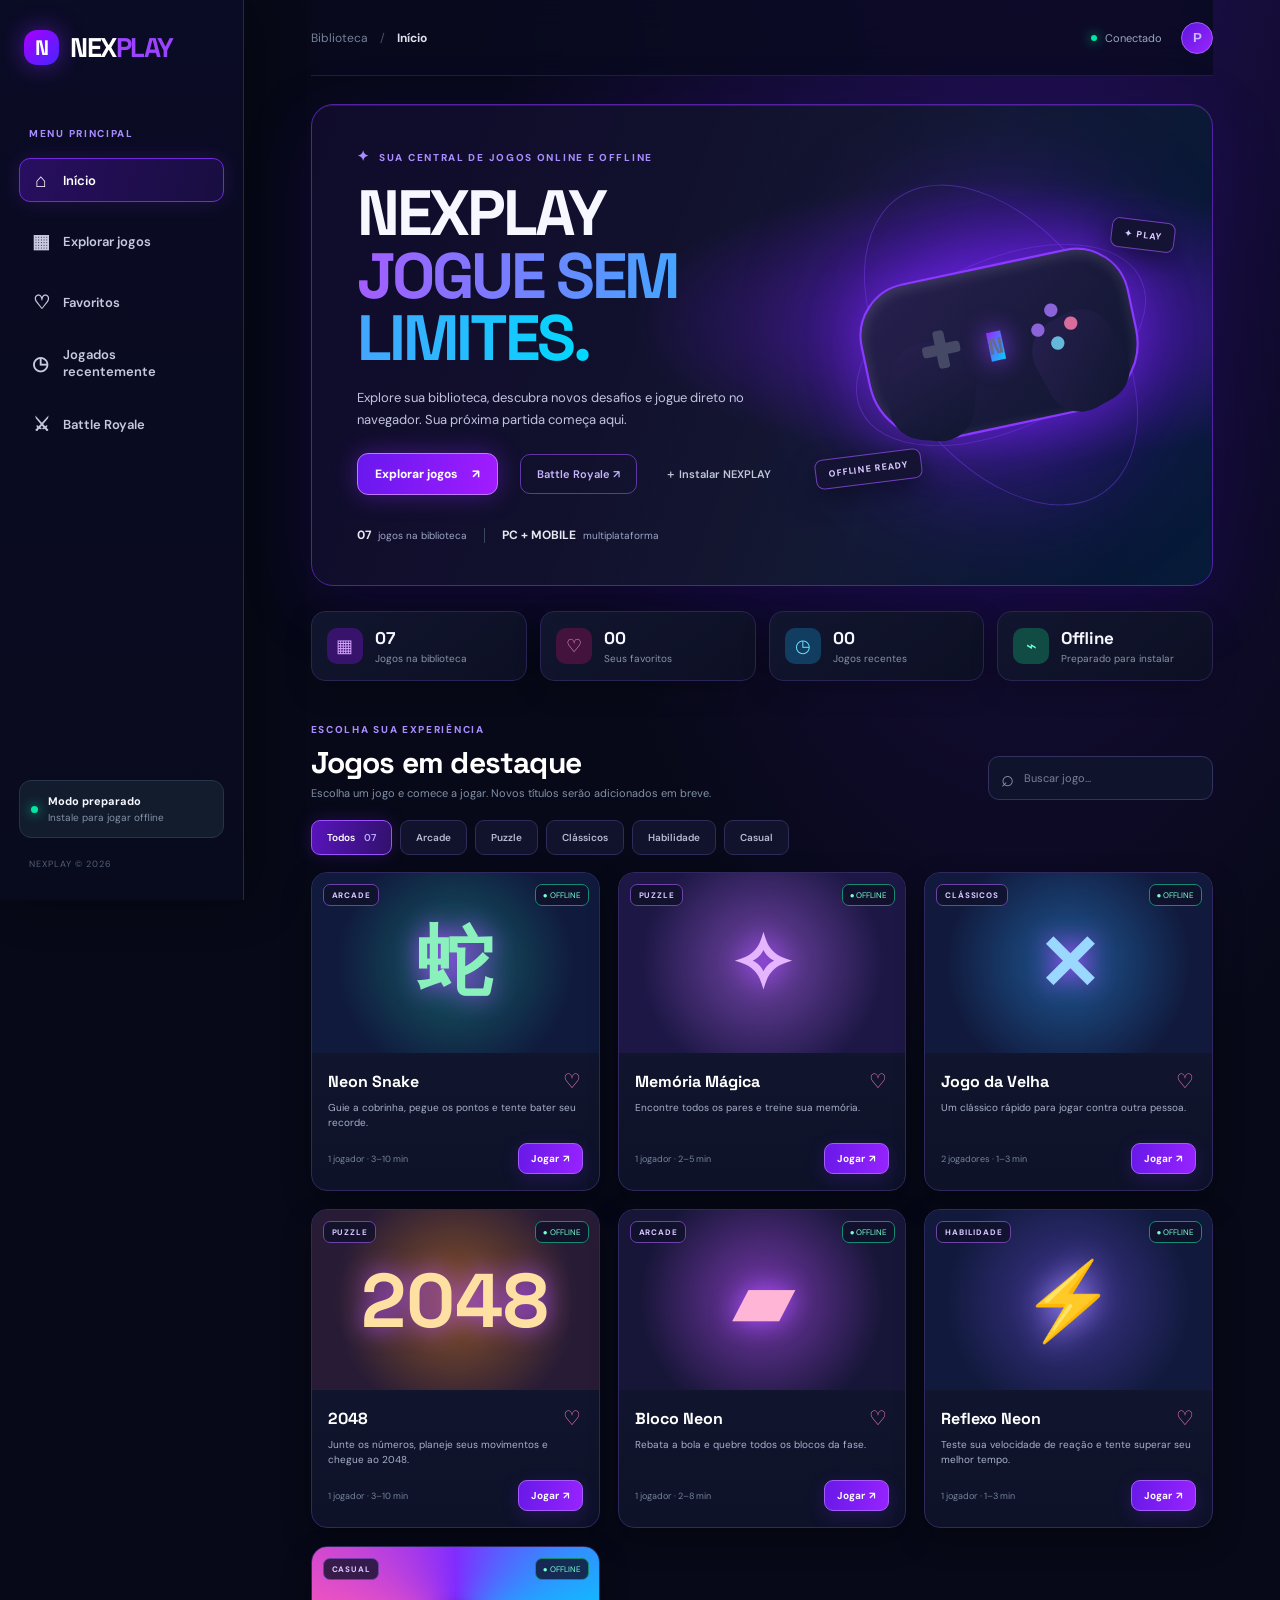
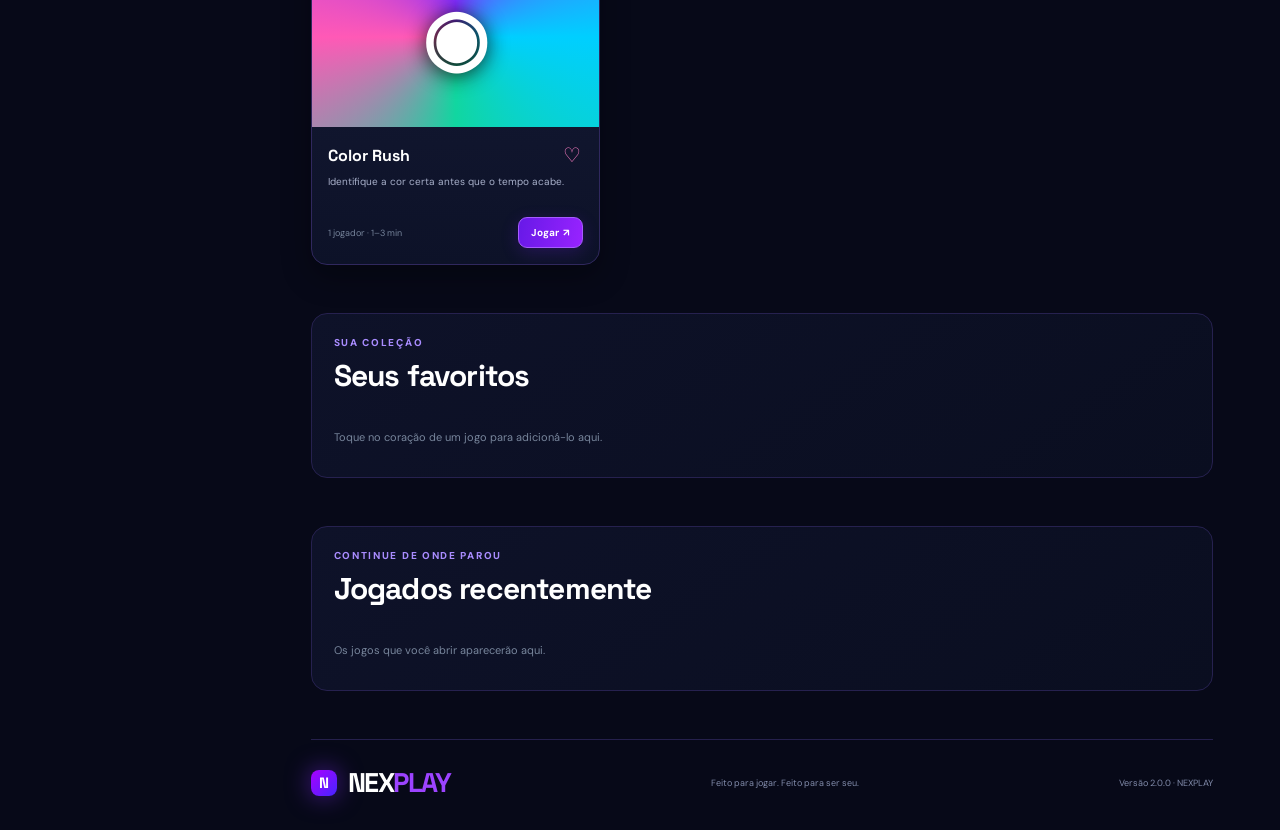
<file: index.html>
<!doctype html>
<html lang="pt-BR">
<head>
  <meta charset="utf-8"><meta name="viewport" content="width=device-width,initial-scale=1">
  <meta name="theme-color" content="#090d18"><meta name="description" content="NEXPLAY: descubra jogos rápidos, desafios casuais e clássicos para jogar no navegador, com suporte offline."><meta name="application-name" content="NEXPLAY"><meta name="color-scheme" content="dark"><meta property="og:type" content="website"><meta property="og:title" content="NEXPLAY — sua próxima partida começa aqui"><meta property="og:description" content="Descubra jogos, desafie seus recordes e continue jogando offline."><meta property="og:site_name" content="NEXPLAY"><meta name="twitter:card" content="summary_large_image">
  <title>NEXPLAY — sua próxima partida começa aqui</title>
  <link rel="manifest" href="manifest.webmanifest"><link rel="icon" href="assets/icon.svg" type="image/svg+xml"><link rel="stylesheet" href="styles.css">
</head>
<body>
  <div class="app-shell">
    <aside class="sidebar">
      <a class="brand" href="#inicio"><span class="brand-mark">N</span><span>NEX<span>PLAY</span></span></a>
      <div class="side-label">MENU PRINCIPAL</div>
      <nav class="side-nav">
        <a class="nav-link active" href="#inicio" data-nav="inicio"><span>⌂</span> Início</a>
        <a class="nav-link" href="#explorar" data-nav="explorar"><span>▦</span> Explorar jogos</a>
        <a class="nav-link" href="#favoritos" data-nav="favoritos"><span>♡</span> Favoritos</a>
        <a class="nav-link" href="#recentes" data-nav="recentes"><span>◷</span> Jogados recentemente</a>
        <a class="nav-link" href="battle.html"><span>⚔</span> Battle Royale</a>
      </nav>
      <div class="sidebar-bottom"><div class="offline-card"><span class="status-dot"></span><div><b>Modo preparado</b><small>Instale para jogar offline</small></div></div><small class="side-foot">NEXPLAY © 2026</small></div>
    </aside>
    <main class="main-content" id="inicio">
      <header class="topbar"><button class="mobile-brand" onclick="location.hash='#inicio'">NEX<span>PLAY</span></button><div class="breadcrumb">Biblioteca <span>/</span> <b id="crumb">Início</b></div><div class="top-actions"><span class="connection"><i></i><span id="connectionText">Conectado</span></span><button class="avatar" title="Perfil local">P</button></div></header>
      <section class="hero"><div class="hero-copy"><div class="eyebrow"><span class="spark">✦</span> SUA CENTRAL DE JOGOS ONLINE E OFFLINE</div><h1>NEXPLAY<br><em>JOGUE SEM LIMITES.</em></h1><p>Explore sua biblioteca, descubra novos desafios e jogue direto no navegador. Sua próxima partida começa aqui.</p><div class="hero-actions"><a class="primary-btn" href="#explorar">Explorar jogos <span>↗</span></a><a class="text-btn battle-link" href="battle.html">Battle Royale <span>↗</span></a><button class="text-btn" id="installBtn">＋ Instalar NEXPLAY</button></div><div class="hero-meta"><span><b>07</b> jogos na biblioteca</span><span class="meta-divider"></span><span><b>PC + MOBILE</b> multiplataforma</span></div></div><div class="hero-art" aria-label="Ilustração abstrata de videogame"><div class="orbit orbit-one"></div><div class="orbit orbit-two"></div><div class="gamepad"><div class="pad-cross"><i></i><b></b></div><div class="pad-buttons"><i></i><i></i><i></i><i></i></div><div class="pad-center">N</div></div><div class="float-chip chip-one">✦ PLAY</div><div class="float-chip chip-two">OFFLINE READY</div><div class="art-glow"></div></div></section>
      <section class="stats-row"><div class="stat"><span class="stat-icon purple">▦</span><div><b id="totalGames">07</b><small>Jogos na biblioteca</small></div></div><div class="stat"><span class="stat-icon pink">♡</span><div><b id="favCount">00</b><small>Seus favoritos</small></div></div><div class="stat"><span class="stat-icon blue">◷</span><div><b id="recentCount">00</b><small>Jogos recentes</small></div></div><div class="stat"><span class="stat-icon green">⌁</span><div><b>Offline</b><small>Preparado para instalar</small></div></div></section>
      <section class="content-section" id="explorar"><div class="section-heading"><div><div class="eyebrow">ESCOLHA SUA EXPERIÊNCIA</div><h2>Jogos em destaque</h2><p>Escolha um jogo e comece a jogar. Novos títulos serão adicionados em breve.</p></div><div class="search-wrap"><span>⌕</span><input id="searchInput" type="search" placeholder="Buscar jogo..." aria-label="Buscar jogo"></div></div>
        <div class="filter-row" id="filters"><button class="filter active" data-filter="Todos">Todos <span>07</span></button><button class="filter" data-filter="Arcade">Arcade</button><button class="filter" data-filter="Puzzle">Puzzle</button><button class="filter" data-filter="Clássicos">Clássicos</button><button class="filter" data-filter="Habilidade">Habilidade</button><button class="filter" data-filter="Casual">Casual</button></div>
        <div class="game-grid" id="gameGrid"></div><div class="empty-state" id="emptyState" hidden>Nenhum jogo encontrado. Tente outra busca.</div>
      </section>
      <section class="content-section lower-section" id="favoritos"><div class="section-heading compact"><div><div class="eyebrow">SUA COLEÇÃO</div><h2>Seus favoritos</h2></div></div><div class="mini-list" id="favoriteList"><p class="muted">Toque no coração de um jogo para adicioná-lo aqui.</p></div></section>
      <section class="content-section lower-section" id="recentes"><div class="section-heading compact"><div><div class="eyebrow">CONTINUE DE ONDE PAROU</div><h2>Jogados recentemente</h2></div></div><div class="mini-list" id="recentList"><p class="muted">Os jogos que você abrir aparecerão aqui.</p></div></section>
      <footer><a class="brand footer-brand" href="#inicio"><span class="brand-mark">N</span><span>NEX<span>PLAY</span></span></a><span>Feito para jogar. Feito para ser seu.</span><span>Versão 2.0.0 · NEXPLAY</span></footer>
    </main>
  </div>
  <div class="modal" id="gameModal" aria-hidden="true"><div class="modal-backdrop" data-close></div><div class="game-window"><div class="game-window-head"><div><span class="live-dot"></span><b id="modalTitle">Jogo</b><small id="modalCategory">Arcade</small></div><button class="close-btn" data-close aria-label="Fechar jogo">✕</button></div><div class="game-stage" id="gameStage"></div><div class="game-window-foot"><span>✦ NEXPLAY ARCADE</span><span>Seu progresso fica neste dispositivo quando compatível.</span></div></div></div>
  <script src="app.js"></script>
</body></html>
</file>
<file: styles.css>
@import url('https://fonts.googleapis.com/css2?family=DM+Sans:wght@400;500;600;700;800&family=Space+Grotesk:wght@400;500;600;700&display=swap');
:root{--bg:#090d18;--panel:#111827;--panel2:#151e30;--line:#222d42;--text:#f3f5fb;--muted:#8995aa;--purple:#9272ff;--cyan:#62d9e9;--pink:#fa7db6}*{box-sizing:border-box}html{scroll-behavior:smooth}body{margin:0;background:var(--bg);color:var(--text);font-family:'DM Sans',sans-serif}.app-shell{min-height:100vh}.sidebar{width:244px;position:fixed;inset:0 auto 0 0;background:#0d1321;border-right:1px solid #1c2638;padding:30px 19px;display:flex;flex-direction:column;z-index:5}.brand{display:flex;align-items:center;gap:11px;color:#fff;text-decoration:none;font:700 21px 'Space Grotesk';letter-spacing:-.8px;margin:0 0 62px 5px}.brand>span:last-child>span,.mobile-brand span{color:#9b80ff}.brand-mark{width:35px;height:35px;border-radius:11px;background:linear-gradient(140deg,#a18aff,#5b50dc);display:grid;place-items:center;font:700 21px 'Space Grotesk';box-shadow:0 5px 20px #7059ed55}.side-label,.eyebrow{font-size:10px;font-weight:800;letter-spacing:1.6px;color:#75829a}.side-label{padding:0 10px 13px}.side-nav{display:grid;gap:7px}.nav-link{height:44px;border-radius:10px;padding:0 12px;display:flex;align-items:center;gap:13px;color:#9ba7ba;text-decoration:none;font-size:13px;font-weight:600;transition:.2s}.nav-link>span{font-size:19px;width:18px;text-align:center}.nav-link:hover,.nav-link.active{background:#24213e;color:#c8baff}.nav-link.active{box-shadow:inset 2px 0 #a18aff}.sidebar-bottom{margin-top:auto}.offline-card{display:flex;align-items:center;gap:10px;padding:13px 11px;border:1px solid #263348;background:#121c2d;border-radius:12px}.status-dot,.connection i,.live-dot{width:7px;height:7px;border-radius:50%;background:#56d69a;box-shadow:0 0 10px #56d69a88}.offline-card b,.offline-card small{display:block}.offline-card b{font-size:11px}.offline-card small{font-size:10px;color:#8592a7;margin-top:3px}.side-foot{display:block;color:#536077;font-size:9px;margin:20px 10px 0;letter-spacing:1px}.main-content{margin-left:244px;padding:0 5.2%;max-width:1700px}.topbar{height:76px;display:flex;align-items:center;justify-content:space-between;border-bottom:1px solid #1b2638}.breadcrumb{font-size:12px;color:#75829a}.breadcrumb span{padding:0 9px;color:#46536a}.breadcrumb b{color:#dbe1ec}.top-actions{display:flex;align-items:center;gap:19px}.connection{display:flex;align-items:center;gap:8px;color:#9ba8ba;font-size:11px}.connection i{width:6px;height:6px}.avatar{width:32px;height:32px;border-radius:50%;border:1px solid #554b91;background:#272247;color:#c8bbff;font-weight:800}.mobile-brand{display:none}.hero{min-height:390px;margin:32px 0 23px;border:1px solid #292747;border-radius:19px;overflow:hidden;position:relative;background:radial-gradient(ellipse at 78% 48%,#493c8044 0,transparent 43%),linear-gradient(110deg,#171b31,#111a2b 65%,#17233a);display:flex;align-items:center;padding:48px 5.2%}.hero-copy{position:relative;z-index:2;max-width:540px}.eyebrow{color:#a795ff}.spark{font-size:14px;margin-right:5px}.hero h1{font:700 clamp(37px,4.5vw,58px)/1.03 'Space Grotesk';letter-spacing:-2.6px;margin:17px 0}.hero h1 em{font-style:normal;color:#a38aff}.hero p{color:#a3aec1;font-size:13px;line-height:1.8;max-width:390px;margin:0 0 23px}.hero-actions{display:flex;align-items:center;gap:22px}.primary-btn{background:linear-gradient(110deg,#9b7aff,#6b5be8);color:white;text-decoration:none;padding:12px 17px;border-radius:9px;font-size:12px;font-weight:800;box-shadow:0 7px 24px #7660eb44}.primary-btn span{padding-left:12px}.text-btn{background:none;border:0;color:#c0c7d7;font:600 11px 'DM Sans';cursor:pointer}.hero-meta{display:flex;align-items:center;gap:17px;margin-top:32px;color:#7f8ba1;font-size:10px}.hero-meta b{color:#e6e8f0;font-size:12px;margin-right:4px}.meta-divider{height:15px;width:1px;background:#3b4560}.hero-art{position:absolute;right:5%;top:0;width:42%;height:100%;display:grid;place-items:center}.art-glow{position:absolute;width:260px;height:260px;border-radius:50%;background:#7965ed30;filter:blur(45px)}.orbit{position:absolute;border:1px solid #9d8cff33;border-radius:50%;transform:rotate(-25deg)}.orbit-one{width:310px;height:170px}.orbit-two{width:360px;height:220px;transform:rotate(55deg)}.gamepad{width:245px;height:145px;border-radius:48px 48px 62px 62px;background:linear-gradient(145deg,#e9e8f5,#8e91b5);transform:rotate(-13deg);position:relative;z-index:1;box-shadow:inset 0 -14px 20px #52577955,0 25px 45px #03061199}.gamepad:before,.gamepad:after{content:'';position:absolute;width:76px;height:87px;background:inherit;bottom:-1px;border-radius:30px}.gamepad:before{left:15px;transform:rotate(17deg)}.gamepad:after{right:15px;transform:rotate(-17deg)}.pad-cross{position:absolute;z-index:2;left:51px;top:46px;width:34px;height:34px}.pad-cross:before,.pad-cross:after{content:'';position:absolute;background:#454966;border-radius:3px}.pad-cross:before{width:34px;height:10px;top:12px}.pad-cross:after{height:34px;width:10px;left:12px}.pad-buttons{position:absolute;z-index:2;right:49px;top:43px;width:42px;height:42px}.pad-buttons i{position:absolute;width:12px;height:12px;border-radius:50%;background:#8c64d9}.pad-buttons i:nth-child(1){left:15px;top:0}.pad-buttons i:nth-child(2){right:0;top:15px;background:#d86c9b}.pad-buttons i:nth-child(3){left:15px;bottom:0;background:#64b8d9}.pad-buttons i:nth-child(4){left:0;top:15px;background:#8c64d9}.pad-center{position:absolute;z-index:2;left:calc(50% - 11px);top:57px;color:#656b8b;font:700 20px 'Space Grotesk'}.float-chip{position:absolute;z-index:3;background:#202844;border:1px solid #4b4a7c;padding:8px 12px;border-radius:8px;font-size:9px;font-weight:800;letter-spacing:1px;box-shadow:0 8px 25px #05081688}.chip-one{top:24%;right:5%;color:#c4b7ff;transform:rotate(7deg)}.chip-two{bottom:21%;left:2%;color:#72dfc0;transform:rotate(-7deg)}.stats-row{display:grid;grid-template-columns:repeat(4,1fr);gap:12px;margin-bottom:54px}.stat{display:flex;align-items:center;gap:12px;padding:15px;background:#101827;border:1px solid #1f2b40;border-radius:12px}.stat-icon{width:36px;height:36px;border-radius:10px;display:grid;place-items:center;font-size:18px}.purple{background:#302653;color:#b8a2ff}.pink{background:#40243c;color:#f68cbd}.blue{background:#1d3448;color:#79c9f0}.green{background:#1d3b36;color:#72ddb5}.stat b,.stat small{display:block}.stat b{font:700 17px 'Space Grotesk'}.stat small{font-size:10px;color:#8793a7;margin-top:3px}.content-section{margin-bottom:48px;scroll-margin-top:20px}.section-heading{display:flex;justify-content:space-between;align-items:end;margin-bottom:20px}.section-heading h2{font:700 24px 'Space Grotesk';letter-spacing:-.8px;margin:7px 0 4px}.section-heading p{font-size:11px;color:#8290a6;margin:0}.search-wrap{height:39px;width:225px;border:1px solid #29354a;background:#111a29;border-radius:9px;display:flex;align-items:center;padding:0 12px;gap:8px;color:#8793a8}.search-wrap span{font-size:22px}.search-wrap input{background:none;border:0;outline:0;color:#fff;width:100%;font:11px 'DM Sans'}.search-wrap input::placeholder{color:#77839a}.filter-row{display:flex;gap:8px;margin-bottom:17px;flex-wrap:wrap}.filter{border:1px solid #293449;background:#111827;color:#9aa6b9;padding:8px 13px;border-radius:7px;font:600 10px 'DM Sans';cursor:pointer}.filter.active{background:#30274f;border-color:#62539b;color:#d4c9ff}.filter span{margin-left:7px;color:#b9a8ff}.game-grid{display:grid;grid-template-columns:repeat(3,minmax(0,1fr));gap:15px}.game-card{border:1px solid #263248;background:#111a29;border-radius:13px;overflow:hidden;transition:.22s;min-width:0}.game-card:hover{transform:translateY(-4px);border-color:#6556a1;box-shadow:0 12px 30px #03061166}.game-cover{height:145px;position:relative;display:grid;place-items:center;overflow:hidden}.game-cover:before,.game-cover:after{content:'';position:absolute;border-radius:50%;filter:blur(1px)}.cover-snake{background:radial-gradient(circle at 50% 45%,#235a52,#142e38 68%,#111a29)}.cover-memory{background:radial-gradient(circle at 50% 45%,#65427b,#34264f 68%,#111a29)}.cover-ttt{background:radial-gradient(circle at 50% 45%,#315a83,#1d344e 68%,#111a29)}.cover-2048{background:radial-gradient(circle at 50% 45%,#84643d,#493821 68%,#111a29)}.cover-breakout{background:radial-gradient(circle at 50% 45%,#69415c,#38263e 68%,#111a29)}.cover-symbol{font:700 66px 'Space Grotesk';color:#ffffffd9;text-shadow:0 8px 30px #0008;z-index:1}.cover-snake .cover-symbol{color:#8af0bc}.cover-memory .cover-symbol{color:#e5b5ff}.cover-ttt .cover-symbol{color:#9bd8ff}.cover-2048 .cover-symbol{color:#ffe0a3}.cover-breakout .cover-symbol{color:#ffb5d6}.game-tag{position:absolute;top:11px;left:11px;z-index:2;background:#0b1221bb;border:1px solid #ffffff20;color:#d9e1ef;padding:5px 8px;border-radius:5px;font-size:8px;font-weight:800;letter-spacing:.8px}.offline-tag{position:absolute;right:10px;top:11px;z-index:2;color:#9ce8c5;font-size:8px;background:#0b241fbb;padding:5px 7px;border-radius:5px}.game-info{padding:14px}.game-title-row{display:flex;justify-content:space-between;align-items:center;gap:8px}.game-title-row h3{font:700 14px 'Space Grotesk';margin:0}.fav-btn{border:0;background:none;color:#68758d;font-size:20px;cursor:pointer;padding:0 2px}.fav-btn.selected{color:#fa83b8}.game-desc{font-size:10px;color:#8b98ad;line-height:1.5;min-height:30px;margin:7px 0 13px}.game-bottom{display:flex;justify-content:space-between;align-items:center}.game-bottom small{color:#75839a;font-size:9px}.play-btn{border:0;border-radius:7px;background:#30294f;color:#d1c6ff;padding:8px 12px;font:700 10px 'DM Sans';cursor:pointer}.play-btn:hover{background:#57459a;color:#fff}.empty-state{color:#8995aa;text-align:center;padding:35px;border:1px dashed #33405a;border-radius:12px;font-size:12px}.lower-section{padding-top:8px}.compact{align-items:center}.mini-list{display:flex;gap:10px;flex-wrap:wrap}.mini-item{display:flex;align-items:center;gap:10px;background:#111a29;border:1px solid #263248;border-radius:9px;padding:9px 13px;min-width:190px}.mini-icon{width:31px;height:31px;border-radius:8px;display:grid;place-items:center;background:#2a2848;color:#c6b6ff;font-weight:800}.mini-item b,.mini-item small{display:block}.mini-item b{font-size:11px}.mini-item small{font-size:9px;color:#8995aa;margin-top:3px}.muted{color:#78869c;font-size:11px}footer{border-top:1px solid #202b3e;padding:25px 0 30px;display:flex;align-items:center;justify-content:space-between;color:#68768d;font-size:9px}.footer-brand{font-size:15px;margin:0}.footer-brand .brand-mark{width:26px;height:26px;font-size:15px;border-radius:8px}.modal{position:fixed;inset:0;z-index:20;display:none;place-items:center;padding:20px}.modal.open{display:grid}.modal-backdrop{position:absolute;inset:0;background:#030611dd;backdrop-filter:blur(8px)}.game-window{position:relative;width:min(720px,100%);max-height:90vh;overflow:auto;background:#101827;border:1px solid #39445e;border-radius:15px;box-shadow:0 25px 100px #000b}.game-window-head,.game-window-foot{display:flex;align-items:center;justify-content:space-between;padding:15px 19px;border-bottom:1px solid #263248}.game-window-head>div{display:flex;align-items:center;gap:9px}.game-window-head b{font:700 14px 'Space Grotesk'}.game-window-head small{color:#8995aa;font-size:10px;margin-left:5px}.close-btn{border:0;background:#222d42;color:#dce3f0;border-radius:7px;width:30px;height:30px;cursor:pointer}.game-stage{min-height:300px;padding:24px;display:grid;place-items:center}.game-window-foot{border-top:1px solid #263248;border-bottom:0;color:#718099;font-size:9px}.live-dot{width:6px;height:6px}.game-ui{width:min(440px,100%);text-align:center}.game-ui h3{font:700 20px 'Space Grotesk';margin:0 0 8px}.game-ui p{font-size:11px;color:#94a1b5}.game-action{background:#705ce1;color:#fff;border:0;padding:10px 16px;border-radius:8px;font:700 11px 'DM Sans';cursor:pointer;margin:8px 4px}.game-board{margin:15px auto;display:grid;gap:6px;justify-content:center}.snake-canvas{width:min(360px,100%);height:auto;background:#0a1720;border:1px solid #31514b;border-radius:8px}.memory-grid{display:grid;grid-template-columns:repeat(4,65px);gap:7px;justify-content:center;margin:18px auto}.memory-tile{width:65px;height:65px;border:1px solid #5d4b80;border-radius:8px;background:#292342;color:#fff;font-size:22px;cursor:pointer}.memory-tile.revealed{background:#493665}.ttt-grid{grid-template-columns:repeat(3,82px)}.ttt-cell{height:82px;border:1px solid #455779;background:#1b2940;border-radius:9px;color:#bdaeff;font:700 34px 'Space Grotesk';cursor:pointer}.ttt-cell:disabled{cursor:default}.number-grid{grid-template-columns:repeat(4,65px);padding:7px;background:#42382b;border-radius:9px}.number-cell{width:65px;height:65px;border-radius:6px;background:#655644;display:grid;place-items:center;font:700 21px 'Space Grotesk';color:#fff}.number-cell.v0{background:#54483a}.number-cell.v2{background:#bba98e;color:#332a20}.number-cell.v4{background:#d3b77e;color:#332a20}.number-cell.v8{background:#d98e58}.number-cell.v16{background:#d8734b}.number-cell.v32{background:#ca5c49}.number-cell.v64{background:#bd493e}.number-cell.high{background:#7652aa}.breakout-canvas{background:#0a1424;border:1px solid #35445e;border-radius:8px;width:min(440px,100%);touch-action:pan-y}.key-hint{font-size:10px;color:#8794a8;margin-top:10px}.mobile-brand{font:700 17px 'Space Grotesk';border:0;background:none;color:#fff}
@media(max-width:1050px){.sidebar{width:205px}.main-content{margin-left:205px;padding:0 3.5%}.game-grid{grid-template-columns:repeat(2,minmax(0,1fr))}.hero-art{right:1%;width:40%}.hero{padding-left:4%}}
@media(max-width:700px){.sidebar{display:none}.main-content{margin:0;padding:0 17px}.topbar{height:61px}.mobile-brand{display:block}.breadcrumb{display:none}.top-actions{gap:10px}.hero{margin:18px 0;min-height:440px;padding:30px 23px;align-items:flex-start}.hero-copy{max-width:100%}.hero h1{font-size:43px}.hero p{max-width:310px}.hero-art{width:100%;height:190px;top:auto;bottom:0;right:0;opacity:.65;transform:scale(.8);transform-origin:bottom right}.hero-meta{margin-top:23px}.stats-row{grid-template-columns:repeat(2,1fr);gap:8px;margin-bottom:39px}.stat{padding:11px;gap:8px}.stat-icon{width:31px;height:31px}.stat b{font-size:15px}.stat small{font-size:9px}.section-heading{align-items:flex-start;gap:13px;flex-direction:column}.section-heading h2{font-size:22px}.search-wrap{width:100%}.game-grid{grid-template-columns:repeat(2,minmax(0,1fr));gap:9px}.game-cover{height:112px}.cover-symbol{font-size:52px}.game-info{padding:10px}.game-title-row h3{font-size:12px}.game-desc{font-size:9px;min-height:42px}.play-btn{padding:7px 9px;font-size:9px}.game-bottom small{font-size:8px}.filter-row{gap:6px}.filter{padding:8px 10px}.game-window{max-height:94vh}.game-stage{padding:15px 8px;min-height:270px}.memory-grid{grid-template-columns:repeat(4,56px)}.memory-tile{width:56px;height:56px}.number-grid{grid-template-columns:repeat(4,58px)}.number-cell{width:58px;height:58px}.ttt-grid{grid-template-columns:repeat(3,72px)}.ttt-cell{height:72px}footer{gap:12px;flex-wrap:wrap}.footer-brand{width:100%}}


/* NEXPLAY 2.0 — visual refresh */
:root{color-scheme:dark;scroll-behavior:smooth}
::selection{background:#8a70ff;color:#fff}
button,a,input{ -webkit-tap-highlight-color:transparent }
button:focus-visible,a:focus-visible,input:focus-visible{outline:2px solid #a994ff;outline-offset:3px}
.hero{position:relative;overflow:hidden;border:1px solid #39345e;background:radial-gradient(ellipse at 78% 40%,#39306b 0%,transparent 39%),linear-gradient(115deg,#171b31 0%,#101827 62%,#1b1730 100%);box-shadow:0 22px 70px #05071355}
.hero:after{content:"";position:absolute;inset:0;pointer-events:none;background:linear-gradient(110deg,transparent 35%,#ffffff05 65%,transparent 90%)}
.hero h1{letter-spacing:-2.7px}.hero h1 em{background:linear-gradient(90deg,#b9a6ff,#75d8e9);-webkit-background-clip:text;background-clip:text;color:transparent}
.primary-btn{background:linear-gradient(110deg,#8065f5,#a15fe8);box-shadow:0 8px 24px #8065f544}.primary-btn:hover{filter:brightness(1.12);transform:translateY(-2px)}
.stat,.game-card,.mini-item{backdrop-filter:blur(10px);transition:border-color .2s,transform .2s,box-shadow .2s}
.game-card{box-shadow:0 8px 24px #02061122}.game-card:hover{box-shadow:0 18px 40px #02061188}
.game-cover{height:158px}.cover-reflex{background:radial-gradient(circle at 50% 45%,#4a398e,#211b4d 70%,#111a29)}.cover-colors{background:conic-gradient(from 40deg at 50% 50%,#6b5be7,#38a8c8,#54c48d,#e66ea8,#6b5be7)}.cover-reflex .cover-symbol{color:#c4b6ff;text-shadow:0 0 30px #a18aff}.cover-colors .cover-symbol{color:white;text-shadow:0 2px 20px #111}
.game-tag,.offline-tag{backdrop-filter:blur(12px)}
.filter{transition:.18s}.filter:hover{border-color:#7968c8;color:#eee}
.search-wrap:focus-within{border-color:#8770e8;box-shadow:0 0 0 3px #8770e822}
.game-window{box-shadow:0 35px 120px #000e;border-color:#554a83}.modal-backdrop{background:#050611e8}
.reflex-pad{width:min(330px,100%);min-height:145px;border:1px solid #5b4c91;border-radius:20px;background:linear-gradient(145deg,#282344,#171b31);color:#dcd3ff;font:800 17px 'Space Grotesk';letter-spacing:1.5px;cursor:pointer;box-shadow:inset 0 1px #ffffff12,0 15px 35px #0005;transition:background .15s,transform .15s}
.reflex-pad.waiting{background:linear-gradient(145deg,#6c3e42,#40272f);color:#ffd5d5}.reflex-pad.go{background:linear-gradient(145deg,#147d61,#14513f);border-color:#58e1b4;color:#eafff7;box-shadow:0 0 45px #38d8a455}.reflex-pad:active{transform:scale(.98)}
.color-prompt{font:800 29px 'Space Grotesk';letter-spacing:2px;margin:22px 0}.color-options{display:flex;justify-content:center;gap:12px;flex-wrap:wrap}.color-choice{width:58px;height:58px;border:3px solid #ffffff40;border-radius:16px;background:var(--choice);cursor:pointer;box-shadow:0 8px 20px #0004;transition:transform .15s}.color-choice:hover{transform:translateY(-4px) scale(1.05)}
@media(max-width:700px){.game-cover{height:120px}.hero{background:radial-gradient(ellipse at 75% 75%,#39306b 0%,transparent 50%),linear-gradient(115deg,#171b31,#101827)}.hero h1{letter-spacing:-1.8px}.reflex-pad{min-height:125px}}


/* NEXPLAY — NEON ARCADE REDESIGN */
:root{--bg:#070918;--panel:#0d1228;--line:#25234f;--violet:#7b20ff;--cyan:#00cfff;--muted:#9ba5c2}
body{background:radial-gradient(ellipse at 80% -15%,#24105b 0,transparent 38%),#070918;color:#f7f7ff}
.app-shell{max-width:1600px;margin:auto}
.sidebar{background:linear-gradient(180deg,#0b0c25f5,#090b1df5);border-right:1px solid #30205f;box-shadow:12px 0 45px #0005}
.brand{font-size:27px;letter-spacing:-1.5px}.brand-mark{background:linear-gradient(135deg,#a900ff,#4625ff);box-shadow:0 0 24px #842cff88;border-radius:13px}
.brand>span:last-child span{color:#9c43ff}
.side-label,.eyebrow{color:#a98cff;letter-spacing:1.7px}
.nav-link{border:1px solid transparent;border-radius:11px;margin:5px 0;color:#c6c9df;transition:.2s}
.nav-link:hover,.nav-link.active{background:linear-gradient(100deg,#6514db55,#24105b88);border-color:#712bdf;color:white;box-shadow:0 0 20px #7828d533}
.main-content{padding-top:0}
.topbar{background:#090b20cc;border-bottom:1px solid #211b48;backdrop-filter:blur(16px)}
.connection i,.status-dot,.live-dot{background:#00e6a4;box-shadow:0 0 12px #00e6a4}
.avatar{background:linear-gradient(135deg,#5c16dc,#9b26ff);border:1px solid #a45cff}
.hero{min-height:340px;margin:28px 0 25px;padding:42px 5%;border:1px solid #5221a4;border-radius:22px;background:radial-gradient(ellipse at 77% 45%,#4b16a8 0,transparent 38%),linear-gradient(110deg,#100b2b 0%,#11132e 52%,#061a39 100%);box-shadow:0 20px 70px #3900a433,inset 0 1px #ffffff15}
.hero-copy{max-width:58%;z-index:2}
.hero h1{font-size:clamp(42px,5vw,66px);line-height:.98;letter-spacing:-3px;text-transform:uppercase}
.hero h1 em{background:linear-gradient(90deg,#a45cff,#00d9ff);-webkit-background-clip:text;background-clip:text}
.hero p{color:#c2c4df;max-width:450px;line-height:1.65}
.hero-art{width:43%;right:2%;height:100%;opacity:1}
.gamepad{background:linear-gradient(145deg,#27204f,#10162f);border:2px solid #8a39ff;box-shadow:0 0 50px #812cff77,inset 0 3px 12px #ffffff24;transform:rotate(-12deg) scale(1.12)}
.pad-center{background:linear-gradient(135deg,#9b25ff,#05cfff);box-shadow:0 0 22px #8a3dff}
.orbit{border-color:#8b48ff66}.art-glow{background:#6a16ff;filter:blur(65px);opacity:.55}
.float-chip{border-color:#7040bb;background:#151333;color:#d9c9ff}
.primary-btn{background:linear-gradient(100deg,#6818ee,#a21cff);border:1px solid #c178ff;border-radius:11px;box-shadow:0 0 25px #8d25ff66}
.battle-link{color:#c8b5ff;border:1px solid #6036a4;border-radius:10px;padding:12px 16px;text-decoration:none}
.hero-meta{color:#9da6c5}
.stats-row{gap:13px;margin-bottom:42px}
.stat{background:linear-gradient(145deg,#11152e,#0d1024);border:1px solid #2a2454;border-radius:14px;box-shadow:0 10px 28px #0003}
.stat-icon.purple{background:#38136c;color:#d6a5ff}.stat-icon.pink{background:#43133e;color:#ff9ce2}.stat-icon.blue{background:#103d60;color:#6cddff}.stat-icon.green{background:#104c43;color:#6affd3}
.content-section{scroll-margin-top:25px}
.section-heading h2{font-size:clamp(22px,2.4vw,30px);color:#fff}
.search-wrap{background:#10132c;border-color:#34305f;border-radius:11px;height:44px}
.search-wrap:focus-within{border-color:#a04cff;box-shadow:0 0 0 3px #a04cff22}
.filter{background:#10132b;border-color:#302b58;color:#b6bad2;border-radius:9px;padding:10px 15px}
.filter.active{background:linear-gradient(100deg,#5914bd,#31116c);border-color:#9d52ff;color:#fff;box-shadow:0 0 18px #8b26ff33}
.game-grid{grid-template-columns:repeat(3,minmax(0,1fr));gap:18px}
.game-card{background:linear-gradient(180deg,#151a35,#0d1228);border:1px solid #30285e;border-radius:16px;box-shadow:0 12px 30px #0005}
.game-card:hover{border-color:#9b42ff;box-shadow:0 0 30px #7a22ff33;transform:translateY(-5px)}
.game-cover{height:180px;background-color:#111b3d}
.cover-snake{background:radial-gradient(circle at 50% 50%,#155d66,#101a3d 70%)}
.cover-memory{background:radial-gradient(circle at 50% 50%,#7144a6,#1c1744 72%)}
.cover-ttt{background:radial-gradient(circle at 50% 50%,#1e5792,#111a3d 72%)}
.cover-2048{background:radial-gradient(circle at 50% 50%,#8b5428,#271b36 72%)}
.cover-breakout{background:radial-gradient(circle at 50% 50%,#7438a8,#171638 72%)}
.cover-reflex{background:radial-gradient(circle at 50% 50%,#3e348e,#111a3d 72%)}
.cover-colors{background:conic-gradient(#812cff,#00cfff,#11d6a0,#ff59b6,#812cff)}
.cover-symbol{font-size:76px;color:#fff;text-shadow:0 0 25px #a94dff}
.game-info{padding:16px}
.game-title-row h3{font-size:16px;color:#fff}
.game-desc{color:#a8b0ca;line-height:1.5}
.game-tag,.offline-tag{background:#10112acc;border:1px solid #6e42a8;color:#d9c6ff;border-radius:7px}
.offline-tag{color:#77ffd0;border-color:#168b70}
.play-btn,.game-action{background:linear-gradient(100deg,#6719e7,#9823ff);border:1px solid #a65bff;border-radius:9px;color:white;box-shadow:0 5px 18px #7d22ff33}
.fav-btn{color:#ff7fc6}
.lower-section{background:linear-gradient(145deg,#0e1229,#0a0e20);border:1px solid #26214f;border-radius:16px;padding:22px}
.mini-item{background:#141831;border:1px solid #302955;border-radius:10px;padding:12px}
footer{border-top:1px solid #25204c;color:#818baa}
.game-window{background:#0b1024;border:1px solid #5b36a2;border-radius:18px}
.game-window-head,.game-window-foot{background:#11152c;border-color:#2a2454}
.game-stage{background:#080c1c}
@media(max-width:1050px){.game-grid{grid-template-columns:repeat(2,minmax(0,1fr))}.hero-copy{max-width:62%}}
@media(max-width:700px){
 .main-content{padding:0 15px}.topbar{height:62px}.hero{margin:16px 0 22px;min-height:470px;padding:28px 22px 205px;border-radius:18px}
 .hero-copy{max-width:100%}.hero h1{font-size:43px;letter-spacing:-2px}.hero p{max-width:100%;font-size:13px}
 .hero-art{width:100%;height:225px;bottom:-8px;right:0;top:auto;transform:scale(.82);transform-origin:bottom center}
 .gamepad{transform:rotate(-12deg) scale(.9)}.hero-meta{font-size:10px}
 .stats-row{grid-template-columns:repeat(2,minmax(0,1fr));gap:9px;margin-bottom:34px}
 .stat{padding:11px}.stat b{font-size:14px}.stat small{font-size:9px}
 .section-heading{gap:14px}.section-heading h2{font-size:23px}
 .game-grid{grid-template-columns:repeat(2,minmax(0,1fr));gap:10px}
 .game-cover{height:116px}.cover-symbol{font-size:52px}.game-info{padding:10px}
 .game-title-row h3{font-size:12px}.game-desc{font-size:9px;min-height:43px}.game-bottom{gap:6px}
 .play-btn{font-size:9px;padding:8px 9px}.game-bottom small{font-size:8px}
 .battle-link{padding:10px 12px;font-size:11px}.hero-actions{flex-wrap:wrap}
 .lower-section{padding:16px}
}
</file>
